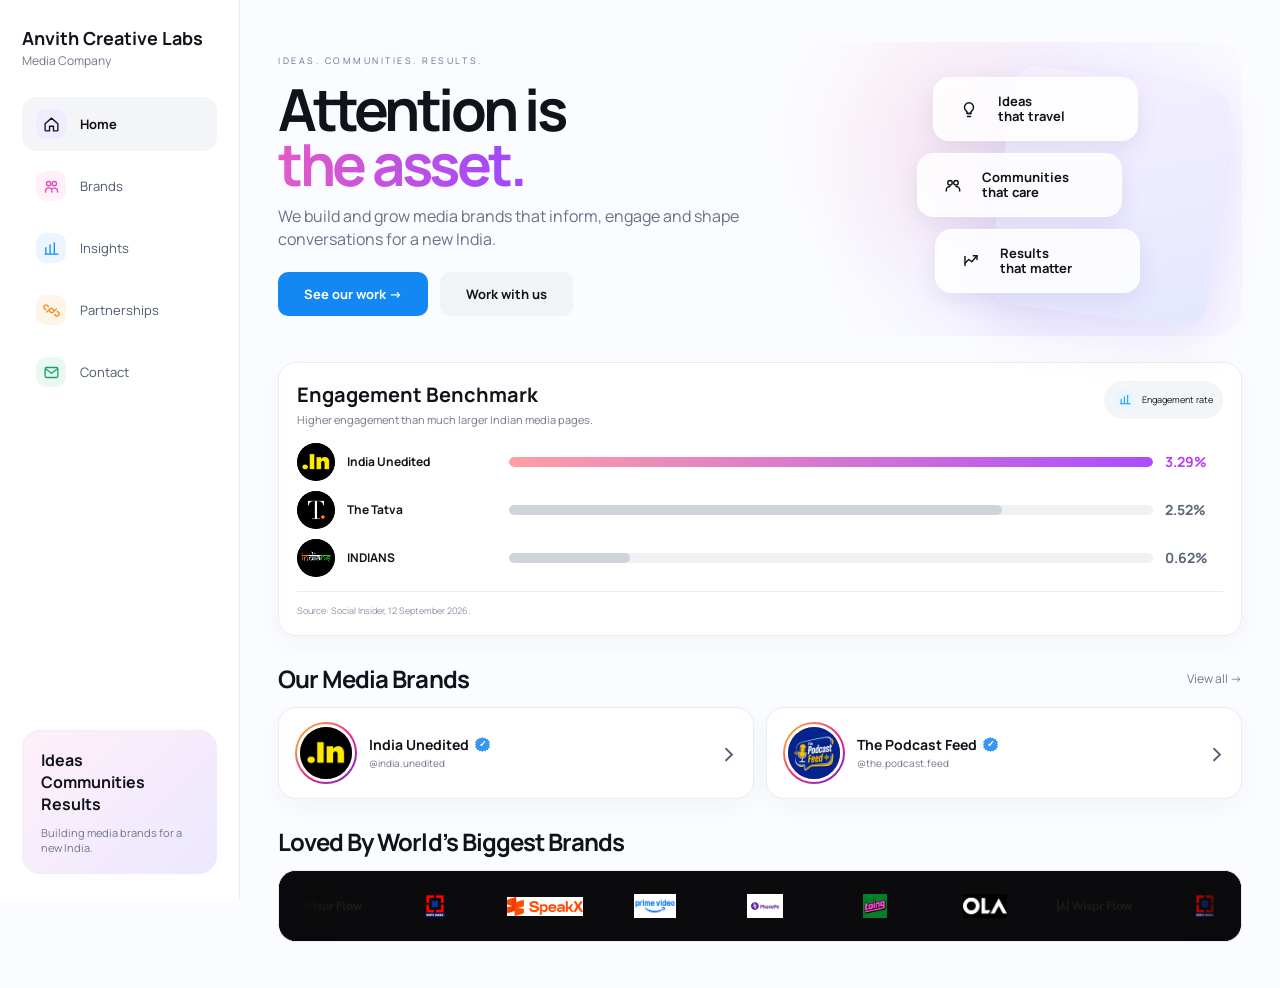
<file: index.html>
<!doctype html>
<html lang="en">
<head>
  <meta charset="UTF-8" />
  <meta name="viewport" content="width=device-width, initial-scale=1.0" />
  <meta name="color-scheme" content="light dark" />
<meta name="description" content="Anvith Creative Labs is an independent digital media company building high-attention communities and brand-led storytelling in India." />
  <title>Anvith Creative Labs</title>
  <link rel="preconnect" href="https://fonts.googleapis.com" />
  <link rel="preconnect" href="https://fonts.gstatic.com" crossorigin />
  <link href="https://fonts.googleapis.com/css2?family=DM+Sans:wght@400;500;600;700&family=Manrope:wght@500;600;700;800&display=swap" rel="stylesheet" />
  <link rel="stylesheet" href="./styles.css?v=21-dark-adaptive" />
<style>
    html,body{margin:0;max-width:100%;overflow-x:hidden}
    img{display:block;max-width:100%;height:auto}
    .profile-avatar,.bench-avatar{display:block;overflow:hidden;border-radius:999px;flex:none}
    .profile-avatar{width:62px;height:62px}
    .bench-avatar{width:38px;height:38px}
    .profile-avatar img,.bench-avatar img{width:100%;height:100%;object-fit:cover;border-radius:999px}
    @media(max-width:760px){
      .profile-avatar{width:48px;height:48px}
      .bench-avatar{width:34px;height:34px}
    }
  </style>
</head>
<body>
  <div class="app-shell">
    <header class="topbar">
      <div class="brand-title">
        <strong>Anvith Creative Labs</strong>
        <span>Media Company</span>
      </div>
      <button class="menu-btn" aria-label="Open menu">☰</button>
    </header>

    <aside class="desktop-sidebar">
      <div class="sidebar-brand">
        <strong>Anvith Creative Labs</strong>
        <span>Media Company</span>
      </div>
      <nav class="sidebar-nav">
        <a class="active" href="#home"><span class="nav-icon nav-home"><svg viewBox="0 0 24 24"><path d="M3 10.8 12 3l9 7.8v9.2a1 1 0 0 1-1 1h-5.2v-6.5H9.2V21H4a1 1 0 0 1-1-1z"/></svg></span>Home</a>
        <a href="#brands"><span class="nav-icon nav-brands"><svg viewBox="0 0 24 24"><circle cx="8" cy="8" r="3"/><circle cx="16" cy="8" r="3"/><path d="M3.5 20v-1.6A4.4 4.4 0 0 1 7.9 14h.2a4.4 4.4 0 0 1 4.4 4.4V20"/><path d="M13 15.1a4.5 4.5 0 0 1 3-.9h.2a4.3 4.3 0 0 1 4.3 4.3V20"/></svg></span>Brands</a>
        <a href="#benchmark"><span class="nav-icon nav-insights"><svg viewBox="0 0 24 24"><path d="M4 19V11"/><path d="M10 19V7"/><path d="M16 19V4"/><path d="M3 20h18"/></svg></span>Insights</a>
        <a href="#contact"><span class="nav-icon nav-partners"><svg viewBox="0 0 24 24"><path d="m8.7 12.3 2.2 2.2a2.2 2.2 0 0 0 3.1 0l4.8-4.8"/><path d="m15.3 11.7-2.2-2.2a2.2 2.2 0 0 0-3.1 0l-4.8 4.8"/><path d="M7.6 6.4 5.9 4.7a2 2 0 0 0-2.8 0L1.7 6.1a2 2 0 0 0 0 2.8l2.1 2.1"/><path d="m16.4 17.6 1.7 1.7a2 2 0 0 0 2.8 0l1.4-1.4a2 2 0 0 0 0-2.8L20.2 13"/></svg></span>Partnerships</a>
        <a href="#contact"><span class="nav-icon nav-contact"><svg viewBox="0 0 24 24"><rect x="3" y="5" width="18" height="14" rx="2"/><path d="m4 7 8 6 8-6"/></svg></span>Contact</a>
      </nav>
      <div class="sidebar-note">
        <b>Ideas<br>Communities<br>Results</b>
        <p>Building media brands for a new India.</p>
      </div>
    </aside>

    <main class="main-column" id="home">
      <section class="hero-ref">
        <div class="hero-copy-ref">
          <p class="eyebrow">Ideas. Communities. Results.</p>
          <h1>Attention is<br><span>the asset.</span></h1>
          <p>We build and grow media brands that inform, engage and shape conversations for a new India.</p>
          <div class="hero-buttons">
            <a class="primary-btn" href="#work">See our work <span>→</span></a>
            <a class="secondary-btn" href="#contact">Work with us</a>
          </div>
        </div>
        <div class="hero-stack" aria-hidden="true">
          <div class="glass-card gc1"><span class="feature-icon idea-icon"><svg viewBox="0 0 24 24"><path d="M9 18h6"/><path d="M10 22h4"/><path d="M8.3 14.5A6 6 0 1 1 15.7 14.5 4.7 4.7 0 0 0 14 18h-4a4.7 4.7 0 0 0-1.7-3.5z"/></svg></span><b>Ideas<br>that travel</b></div>
          <div class="glass-card gc2"><span class="feature-icon community-icon"><svg viewBox="0 0 24 24"><circle cx="8" cy="9" r="3"/><circle cx="16" cy="9" r="3"/><path d="M3 20v-1a5 5 0 0 1 5-5"/><path d="M21 20v-1a5 5 0 0 0-5-5"/></svg></span><b>Communities<br>that care</b></div>
          <div class="glass-card gc3"><span class="feature-icon results-icon"><svg viewBox="0 0 24 24"><path d="M4 18V6"/><path d="m4 15 5-5 4 3 7-8"/><path d="M15 5h5v5"/></svg></span><b>Results<br>that matter</b></div>
        </div>
      </section>

      <section class="benchmark-panel section-block" id="benchmark">
        <div class="benchmark-head">
          <div><h2>Engagement Benchmark</h2><p>Higher engagement than much larger Indian media pages.</p></div>
          <span class="benchmark-chip"><span class="chip-icon"><svg viewBox="0 0 24 24"><path d="M4 19V11"/><path d="M10 19V7"/><path d="M16 19V4"/><path d="M3 20h18"/></svg></span>Engagement rate</span>
        </div>
        <div class="benchmark-rows">
          <div class="bench-item top">
            <span class="bench-avatar"><img src="./assets/indians-unedited.jpg" alt="India Unedited"></span>
            <b>India Unedited</b>
            <span class="bench-track"><i style="width:100%"></i></span>
            <strong>3.29%</strong>
          </div>
          <div class="bench-item">
            <span class="bench-avatar"><img src="./assets/the-tatva.jpg" alt="The Tatva"></span>
            <b>The Tatva</b>
            <span class="bench-track"><i style="width:76.6%"></i></span>
            <strong>2.52%</strong>
          </div>
          <div class="bench-item">
            <span class="bench-avatar"><img src="./assets/indians.jpg" alt="INDIANS"></span>
            <b>INDIANS</b>
            <span class="bench-track"><i style="width:18.8%"></i></span>
            <strong>0.62%</strong>
          </div>
        </div>
        <p class="benchmark-source">Source: Social Insider, 12 September 2026.</p>
      </section>

      <section class="section-block" id="brands">
        <div class="section-head"><h2>Our Media Brands</h2><a href="#brands">View all →</a></div>
        <div class="brand-grid">
          <a class="profile-card" href="./india-unedited.html">
            <span class="profile-avatar"><img src="./assets/indians-unedited.jpg" alt="India Unedited"></span>
            <span class="profile-copy"><b>India Unedited <i class="verified-tick">✓</i></b><small>@india.unedited</small></span>
            <span class="profile-arrow">›</span>
          </a>

          <a class="profile-card" href="./podcast-feed.html">
            <span class="profile-avatar"><img src="./assets/the-podcast-feed.jpg" alt="The Podcast Feed"></span>
            <span class="profile-copy"><b>The Podcast Feed <i class="verified-tick">✓</i></b><small>@the.podcast.feed</small></span>
            <span class="profile-arrow">›</span>
          </a>
        </div>
      </section>

      <section class="section-block trusted-brands" id="work">
  <div class="section-head"><h2>Loved By World’s Biggest Brands</h2></div>
  <div class="logo-marquee" aria-label="Brand partners">
    <div class="logo-track">
      <div class="logo-group"><div class="brand-logo-item"><img src="./assets/6a5530f6c6b8089d2b324c68_logo-full-dark.png" alt="Brand logo"></div><div class="brand-logo-item"><img src="./assets/HDFC-LOGO.png" alt="HDFC"></div><div class="brand-logo-item"><img src="./assets/images-1.png" alt="Brand logo"></div><div class="brand-logo-item"><img src="./assets/images-2.png" alt="Brand logo"></div><div class="brand-logo-item"><img src="./assets/images.png" alt="Brand logo"></div><div class="brand-logo-item"><img src="./assets/unnamed.png" alt="Brand logo"></div><div class="brand-logo-item"><img src="./assets/white_ola_logo.webp" alt="Ola"></div></div>
      <div class="logo-group" aria-hidden="true"><div class="brand-logo-item"><img src="./assets/6a5530f6c6b8089d2b324c68_logo-full-dark.png" alt="Brand logo"></div><div class="brand-logo-item"><img src="./assets/HDFC-LOGO.png" alt="HDFC"></div><div class="brand-logo-item"><img src="./assets/images-1.png" alt="Brand logo"></div><div class="brand-logo-item"><img src="./assets/images-2.png" alt="Brand logo"></div><div class="brand-logo-item"><img src="./assets/images.png" alt="Brand logo"></div><div class="brand-logo-item"><img src="./assets/unnamed.png" alt="Brand logo"></div><div class="brand-logo-item"><img src="./assets/white_ola_logo.webp" alt="Ola"></div></div>
    </div>
  </div>
</section>

      <section class="detail-anchor" id="india-unedited"></section>
      <section class="detail-anchor" id="podcast-feed"></section>
    </main>

    <aside class="desktop-rail">
      <a class="rail-cta" href="#contact">Work with us <span>→</span></a>

      <section class="rail-card mission-card">
        <h3>Our Mission</h3>
        <p>To inform, engage and shape conversations that contribute to a more aware, confident and aspirational India.</p>
        <hr>
        <div class="mission-points">
          <span><i class="mission-icon idea-icon"><svg viewBox="0 0 24 24"><path d="M9 18h6"/><path d="M10 22h4"/><path d="M8.3 14.5A6 6 0 1 1 15.7 14.5 4.7 4.7 0 0 0 14 18h-4a4.7 4.7 0 0 0-1.7-3.5z"/></svg></i>Ideas that travel</span>
          <span><i class="mission-icon community-icon"><svg viewBox="0 0 24 24"><circle cx="8" cy="9" r="3"/><circle cx="16" cy="9" r="3"/><path d="M3 20v-1a5 5 0 0 1 5-5"/><path d="M21 20v-1a5 5 0 0 0-5-5"/></svg></i>Communities that care</span>
          <span><i class="mission-icon results-icon"><svg viewBox="0 0 24 24"><path d="M4 18V6"/><path d="m4 15 5-5 4 3 7-8"/><path d="M15 5h5v5"/></svg></i>Results that matter</span>
        </div>
      </section>

      <section class="rail-card stats-card">
        <div><span class="stat-icon followers-icon"><svg viewBox="0 0 24 24"><circle cx="9" cy="8" r="3"/><path d="M3.5 19v-1.3A4.7 4.7 0 0 1 8.2 13h1.6a4.7 4.7 0 0 1 4.7 4.7V19"/><circle cx="17" cy="9" r="2.2"/><path d="M15.5 14.2h1.7a3.8 3.8 0 0 1 3.8 3.8v1"/></svg></span><p><b>405K+</b><small>Total Followers</small></p></div>
        <div><span class="stat-icon reach-icon"><svg viewBox="0 0 24 24"><path d="M4 18V6"/><path d="m4 15 5-5 4 3 7-8"/><path d="M15 5h5v5"/></svg></span><p><b>43M+</b><small>Monthly Reach</small></p></div>
        <div><span class="stat-icon engagement-icon"><svg viewBox="0 0 24 24"><path d="M4 19V11"/><path d="M10 19V7"/><path d="M16 19V4"/><path d="M3 20h18"/></svg></span><p><b>3.3%</b><small>Avg Engagement</small></p></div>
        <div><span class="stat-icon audience-icon"><svg viewBox="0 0 24 24"><circle cx="12" cy="12" r="8"/><path d="M4 12h16"/><path d="M12 4c2.2 2.2 3.3 4.9 3.3 8S14.2 17.8 12 20c-2.2-2.2-3.3-4.9-3.3-8S9.8 6.2 12 4z"/></svg></span><p><b>India</b><small>Primary Audience</small></p></div>
      </section>

      <section class="rail-card contact-card" id="contact">
        <h3>Let’s build<br>what’s next.</h3>
        <p>Partner with us to create impactful content, campaigns and stories.</p>
        <a href="mailto:contact@anvithcreativelabs.com">Get in touch →</a>
      </section>

      <footer class="rail-footer">
        <span>© 2026 Anvith Creative Labs</span>
        <div><a href="#contact">Privacy</a><a href="#contact">Terms</a><a href="#contact">Contact</a></div>
      </footer>
    </aside>

    <nav class="mobile-bottom">
      <a class="active" href="#home"><span class="nav-icon"><svg viewBox="0 0 24 24" aria-hidden="true"><path d="M3 10.8 12 3l9 7.8v9.2a1 1 0 0 1-1 1h-5.2v-6.5H9.2V21H4a1 1 0 0 1-1-1z"/></svg></span><small>Home</small></a>
      <a href="#brands"><span class="nav-icon"><svg viewBox="0 0 24 24" aria-hidden="true"><circle cx="8" cy="8" r="3"/><circle cx="16" cy="8" r="3"/><path d="M3.5 20v-1.6A4.4 4.4 0 0 1 7.9 14h.2a4.4 4.4 0 0 1 4.4 4.4V20"/><path d="M13 15.1a4.5 4.5 0 0 1 3-.9h.2a4.3 4.3 0 0 1 4.3 4.3V20"/></svg></span><small>Brands</small></a>
      <a href="#benchmark"><span class="nav-icon"><svg viewBox="0 0 24 24" aria-hidden="true"><path d="M4 20V11"/><path d="M10 20V4"/><path d="M16 20v-7"/><path d="M22 20H2"/></svg></span><small>Insights</small></a>
      <a href="#contact"><span class="nav-icon"><svg viewBox="0 0 24 24" aria-hidden="true"><path d="m8.7 12.3 2.2 2.2a2.2 2.2 0 0 0 3.1 0l4.8-4.8"/><path d="m15.3 11.7-2.2-2.2a2.2 2.2 0 0 0-3.1 0l-4.8 4.8"/><path d="M7.6 6.4 5.9 4.7a2 2 0 0 0-2.8 0L1.7 6.1a2 2 0 0 0 0 2.8l2.1 2.1"/><path d="m16.4 17.6 1.7 1.7a2 2 0 0 0 2.8 0l1.4-1.4a2 2 0 0 0 0-2.8L20.2 13"/></svg></span><small>Partnerships</small></a>
      <a href="#contact"><span class="nav-icon"><svg viewBox="0 0 24 24" aria-hidden="true"><rect x="3" y="5" width="18" height="14" rx="2"/><path d="m4 7 8 6 8-6"/></svg></span><small>Contact</small></a>
    </nav>
  </div>
</body>
</html>
</file>
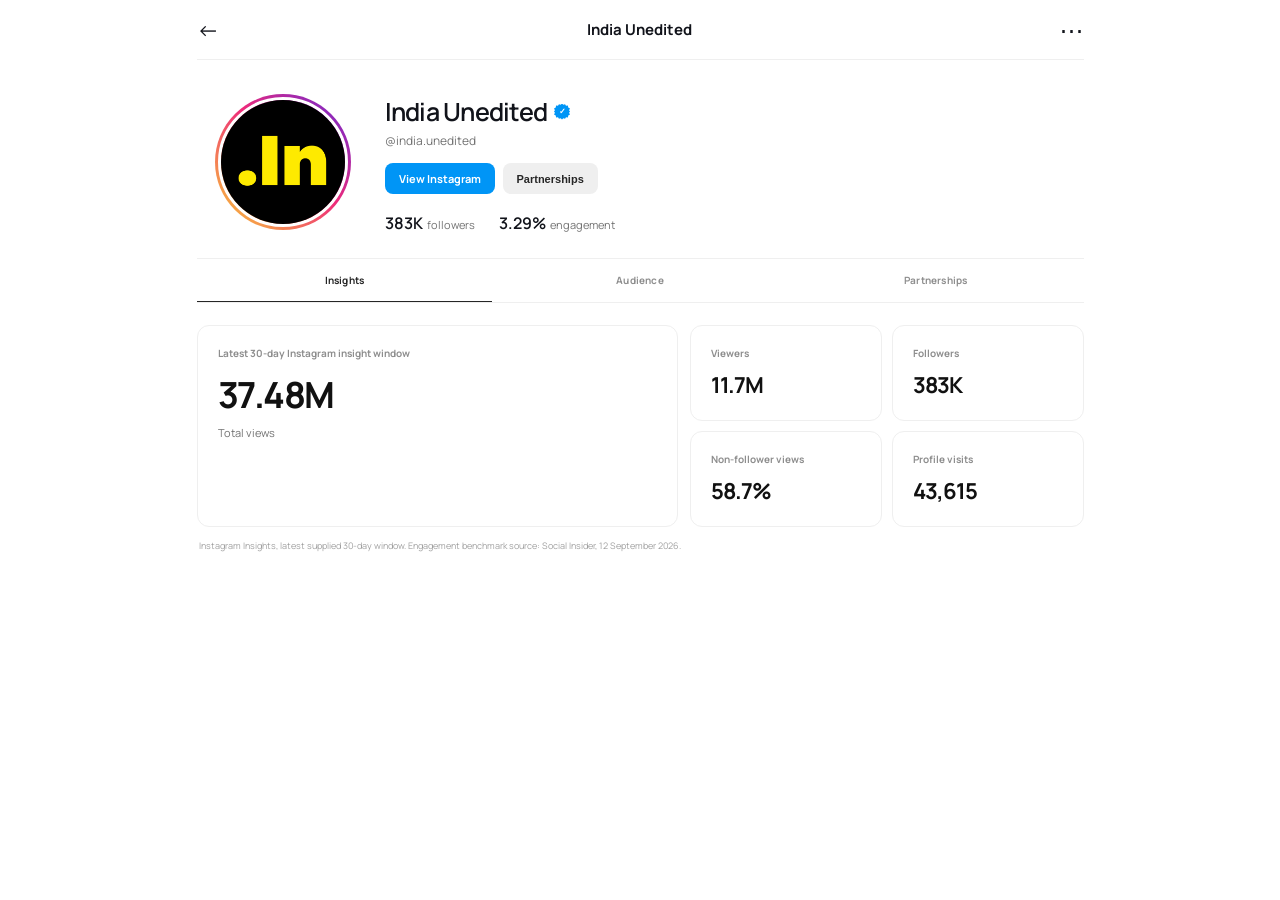
<file: india-unedited.html>
<!doctype html><html lang="en"><head><meta charset="UTF-8"><meta name="viewport" content="width=device-width,initial-scale=1"><meta name="color-scheme" content="light dark"><title>India Unedited · Anvith Creative Labs</title><link rel="stylesheet" href="./profile.css?v=4-dark-adaptive"></head><body>
<div class="profile-shell">
<header class="profile-topbar"><a href="./">←</a><strong>India Unedited</strong><span class="more">⋯</span></header>
<section class="profile-header">
  <div class="avatar-ring"><img src="./assets/indians-unedited.jpg" alt="India Unedited"></div>
  <div>
    <div class="identity-row"><h1>India Unedited</h1><span class="verify">✓</span></div>
    <div class="handle">@india.unedited</div>
    <div class="action-row"><a class="btn primary" href="https://www.instagram.com/india.unedited/" target="_blank" rel="noopener">View Instagram</a><button class="btn secondary" onclick="document.querySelector('[data-tab=partnerships]').click()">Partnerships</button></div>
    <div class="stat-row"><span><b>383K</b><small>followers</small></span><span><b>3.29%</b><small>engagement</small></span></div>
  </div>
</section>

<nav class="tabs">
  <button class="tab-btn active" data-tab="insights">Insights</button>
  <button class="tab-btn" data-tab="audience">Audience</button>
  <button class="tab-btn" data-tab="partnerships">Partnerships</button>
</nav>

<section class="tab-panel active" id="insights">
  <div class="insight-hero">
    <div class="metric-card big"><h3>Latest 30-day Instagram insight window</h3><strong>37.48M</strong><p>Total views</p></div>
    <div class="metric-grid">
      <div class="metric-card"><h3>Viewers</h3><strong>11.7M</strong></div>
      <div class="metric-card"><h3>Followers</h3><strong>383K</strong></div>
      <div class="metric-card"><h3>Non-follower views</h3><strong>58.7%</strong></div>
      <div class="metric-card"><h3>Profile visits</h3><strong>43,615</strong></div>
    </div>
  </div>
  <div class="source">Instagram Insights, latest supplied 30-day window. Engagement benchmark source: Social Insider, 12 September 2026.</div>
</section>

<section class="tab-panel" id="audience">
  <div class="audience-grid">
    <div class="aud-card"><h3>Age range</h3>
      <div class="bar-row"><span>18–24</span><div class="track"><i style="width:30%"></i></div><b>14.8%</b></div>
      <div class="bar-row"><span>25–34</span><div class="track"><i style="width:100%"></i></div><b>48.2%</b></div>
      <div class="bar-row"><span>35–44</span><div class="track"><i style="width:51%"></i></div><b>24.5%</b></div>
      <div class="bar-row"><span>45–54</span><div class="track"><i style="width:16%"></i></div><b>7.7%</b></div>
    </div>
    <div class="aud-card"><h3>Top cities</h3>
      <div class="bar-row"><span>Bangalore</span><div class="track"><i style="width:100%"></i></div><b>7.4%</b></div>
      <div class="bar-row"><span>Delhi</span><div class="track"><i style="width:97%"></i></div><b>7.2%</b></div>
      <div class="bar-row"><span>Mumbai</span><div class="track"><i style="width:69%"></i></div><b>5.1%</b></div>
      <div class="bar-row"><span>Pune</span><div class="track"><i style="width:39%"></i></div><b>2.9%</b></div>
    </div>
  </div>
</section>

<section class="tab-panel" id="partnerships">
 <div class="partners">
   <div class="partner-card"><h3>Branded editorial</h3><p>Native news-style storytelling designed to sit naturally inside the India Unedited feed.</p><span class="tag">News + brand integration</span></div>
   <div class="partner-card"><h3>Reels & social video</h3><p>Short-form content built around clear hooks, native platform language and high-discovery formats.</p><span class="tag">Video-first</span></div>
   <div class="partner-card"><h3>Campaign amplification</h3><p>Multi-post campaigns using editorial wrappers, social proof and repeat exposure.</p><span class="tag">Campaigns</span></div>
   <div class="partner-card"><h3>Custom formats</h3><p>New formats can be designed around campaign objectives without forcing the content into a rate-card template.</p><span class="tag">Custom</span></div>
 </div>
</section>
</div>
<nav class="bottom-nav">
  <button class="active" data-tab="insights"><span class="profile-nav-icon pni-insights"><svg viewBox="0 0 24 24"><path d="M4 19V11"/><path d="M10 19V7"/><path d="M16 19V4"/><path d="M3 20h18"/></svg></span><small>Insights</small></button>
  <button data-tab="audience"><span class="profile-nav-icon pni-audience"><svg viewBox="0 0 24 24"><circle cx="12" cy="12" r="8"/><path d="M4 12h16"/><path d="M12 4c2.2 2.2 3.3 4.9 3.3 8S14.2 17.8 12 20c-2.2-2.2-3.3-4.9-3.3-8S9.8 6.2 12 4z"/></svg></span><small>Audience</small></button>
  <button data-tab="partnerships"><span class="profile-nav-icon pni-partners"><svg viewBox="0 0 24 24"><path d="m8.7 12.3 2.2 2.2a2.2 2.2 0 0 0 3.1 0l4.8-4.8"/><path d="m15.3 11.7-2.2-2.2a2.2 2.2 0 0 0-3.1 0l-4.8 4.8"/><path d="M7.6 6.4 5.9 4.7a2 2 0 0 0-2.8 0L1.7 6.1a2 2 0 0 0 0 2.8l2.1 2.1"/><path d="m16.4 17.6 1.7 1.7a2 2 0 0 0 2.8 0l1.4-1.4a2 2 0 0 0 0-2.8L20.2 13"/></svg></span><small>Partnerships</small></button>
</nav>
<script src="./brand-profile.js?v=2"></script></body></html>
</file>
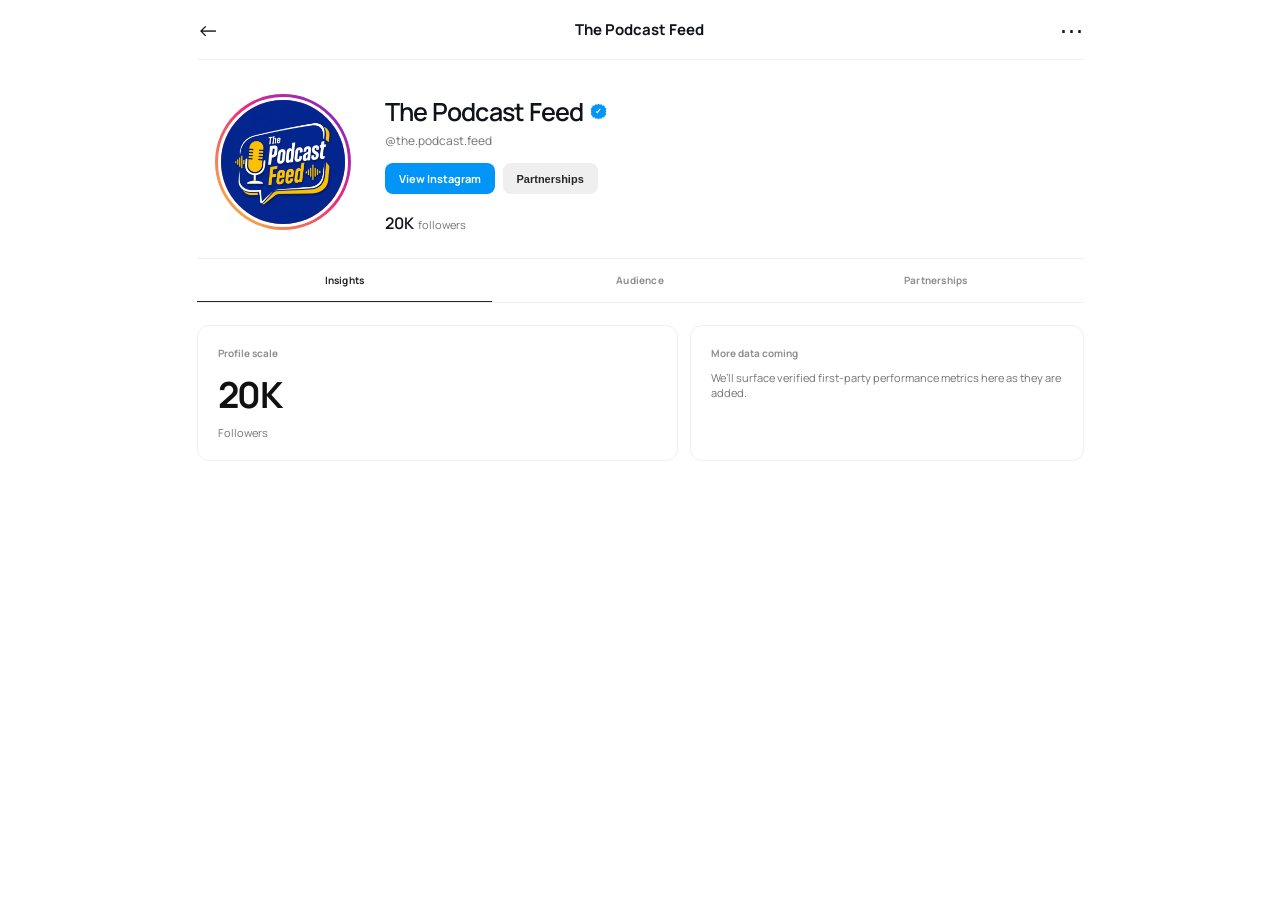
<file: podcast-feed.html>
<!doctype html><html lang="en"><head><meta charset="UTF-8"><meta name="viewport" content="width=device-width,initial-scale=1"><meta name="color-scheme" content="light dark"><title>The Podcast Feed · Anvith Creative Labs</title><link rel="stylesheet" href="./profile.css?v=4-dark-adaptive"></head><body>
<div class="profile-shell">
<header class="profile-topbar"><a href="./">←</a><strong>The Podcast Feed</strong><span class="more">⋯</span></header>
<section class="profile-header">
  <div class="avatar-ring"><img src="./assets/the-podcast-feed.jpg" alt="The Podcast Feed"></div>
  <div>
    <div class="identity-row"><h1>The Podcast Feed</h1><span class="verify">✓</span></div>
    <div class="handle">@the.podcast.feed</div>
    <div class="action-row"><a class="btn primary" href="https://www.instagram.com/the.podcast.feed/" target="_blank" rel="noopener">View Instagram</a><button class="btn secondary" onclick="document.querySelector('[data-tab=partnerships]').click()">Partnerships</button></div>
    <div class="stat-row"><span><b>20K</b><small>followers</small></span></div>
  </div>
</section>
<nav class="tabs">
  <button class="tab-btn active" data-tab="insights">Insights</button>
  <button class="tab-btn" data-tab="audience">Audience</button>
  <button class="tab-btn" data-tab="partnerships">Partnerships</button>
</nav>
<section class="tab-panel active" id="insights"><div class="insight-hero"><div class="metric-card big"><h3>Profile scale</h3><strong>20K</strong><p>Followers</p></div><div class="metric-card"><h3>More data coming</h3><p>We’ll surface verified first-party performance metrics here as they are added.</p></div></div></section>
<section class="tab-panel" id="audience"><div class="audience-grid"><div class="aud-card"><h3>Audience profile</h3><p style="font-size:12px;color:#747c8c;line-height:1.6">Audience data will appear here once the first-party insight set is added.</p></div></div></section>
<section class="tab-panel" id="partnerships"><div class="partners"><div class="partner-card"><h3>Podcast-led branded content</h3><p>Native integrations around conversations, clips and ideas that already fit the page.</p><span class="tag">Native format</span></div><div class="partner-card"><h3>Custom partnerships</h3><p>Campaign formats can be shaped around the brand objective rather than a fixed menu.</p><span class="tag">Custom</span></div></div></section>
</div>
<nav class="bottom-nav">
  <button class="active" data-tab="insights"><span class="profile-nav-icon pni-insights"><svg viewBox="0 0 24 24"><path d="M4 19V11"/><path d="M10 19V7"/><path d="M16 19V4"/><path d="M3 20h18"/></svg></span><small>Insights</small></button>
  <button data-tab="audience"><span class="profile-nav-icon pni-audience"><svg viewBox="0 0 24 24"><circle cx="12" cy="12" r="8"/><path d="M4 12h16"/><path d="M12 4c2.2 2.2 3.3 4.9 3.3 8S14.2 17.8 12 20c-2.2-2.2-3.3-4.9-3.3-8S9.8 6.2 12 4z"/></svg></span><small>Audience</small></button>
  <button data-tab="partnerships"><span class="profile-nav-icon pni-partners"><svg viewBox="0 0 24 24"><path d="m8.7 12.3 2.2 2.2a2.2 2.2 0 0 0 3.1 0l4.8-4.8"/><path d="m15.3 11.7-2.2-2.2a2.2 2.2 0 0 0-3.1 0l-4.8 4.8"/><path d="M7.6 6.4 5.9 4.7a2 2 0 0 0-2.8 0L1.7 6.1a2 2 0 0 0 0 2.8l2.1 2.1"/><path d="m16.4 17.6 1.7 1.7a2 2 0 0 0 2.8 0l1.4-1.4a2 2 0 0 0 0-2.8L20.2 13"/></svg></span><small>Partnerships</small></button>
</nav>
<script src="./brand-profile.js?v=2"></script></body></html>
</file>
<file: styles.css>
@import url('https://fonts.googleapis.com/css2?family=Manrope:wght@400;500;600;700;800&display=swap');

:root{
  --text:#11131a;
  --muted:#6f7788;
  --line:#e9ecf2;
  --bg:#fbfcff;
  --blue:#1387f4;
  --violet:#9d48ff;
  --pink:#e35ac6;
  --card:#fff;
}

*{box-sizing:border-box}
html{scroll-behavior:smooth}
body{margin:0;font-family:Manrope,system-ui,sans-serif;color:var(--text);background:var(--bg)}
a{text-decoration:none;color:inherit}
img{display:block;max-width:100%}
button{font:inherit}

.app-shell{min-height:100vh}
.topbar{display:none}

.desktop-sidebar{
  position:fixed;inset:0 auto 0 0;width:240px;background:#fff;border-right:1px solid var(--line);
  padding:26px 22px;display:flex;flex-direction:column;z-index:20
}
.sidebar-brand strong{display:block;font-size:18px}
.sidebar-brand span{display:block;color:var(--muted);font-size:12px;margin-top:2px}
.sidebar-nav{display:grid;gap:8px;margin-top:28px}
.sidebar-nav a{display:flex;align-items:center;gap:14px;padding:12px 14px;border-radius:14px;color:#4f596b;font-size:13px}
.sidebar-nav a span{font-size:20px;width:24px;text-align:center}
.sidebar-nav a.active{background:#f4f5f8;color:#111;font-weight:700}
.sidebar-note{margin-top:auto;border-radius:18px;padding:18px;background:linear-gradient(135deg,#fff0f8,#ece8ff);border:1px solid #f0eafa}
.sidebar-note b{font-size:16px;line-height:1.08}
.sidebar-note p{font-size:11px;color:var(--muted);margin:10px 0 0}

.main-column{margin-left:240px;margin-right:360px;min-height:100vh;padding:42px 38px 46px}

.hero-ref{
  display:grid;grid-template-columns:minmax(0,1.1fr) minmax(280px,.9fr);align-items:center;gap:28px;
  min-height:290px;
  background:
    radial-gradient(circle at 70% 32%,rgba(255,189,199,.23),transparent 25%),
    radial-gradient(circle at 82% 55%,rgba(153,118,255,.16),transparent 32%);
  border-radius:28px;padding:12px 0 20px
}
.eyebrow{text-transform:uppercase;letter-spacing:.28em;font-size:9px;color:#677089;margin:0 0 14px}
.hero-copy-ref h1{font-size:58px;line-height:.95;letter-spacing:-.06em;margin:0 0 14px}
.hero-copy-ref h1 span{background:linear-gradient(90deg,var(--pink),var(--violet));-webkit-background-clip:text;background-clip:text;color:transparent}
.hero-copy-ref>p:not(.eyebrow){font-size:16px;line-height:1.45;color:#687186;max-width:540px;margin:0}
.hero-buttons{display:flex;gap:12px;margin-top:20px}
.hero-buttons a{padding:13px 26px;border-radius:10px;font-weight:700;font-size:13px}
.primary-btn{background:var(--blue);color:#fff}
.secondary-btn{background:#f2f3f6}
.hero-stack{position:relative;min-height:230px;display:flex;flex-direction:column;justify-content:center;align-items:center;gap:12px}
.hero-stack:before{content:"";position:absolute;width:220px;height:240px;border-radius:24px;background:linear-gradient(160deg,#f6f0ff,#e4e7ff);transform:rotate(7deg);right:22px;top:6px;box-shadow:0 20px 50px rgba(120,88,220,.12)}
.glass-card{position:relative;z-index:2;width:205px;padding:14px 18px;border-radius:16px;background:#ffffffd9;border:1px solid #fff;box-shadow:0 8px 22px rgba(89,71,147,.10);display:grid;grid-template-columns:34px 1fr;gap:12px;align-items:center}
.glass-card span{font-size:24px;background:linear-gradient(135deg,var(--violet),var(--pink));-webkit-background-clip:text;background-clip:text;color:transparent}
.glass-card b{font-size:13px;line-height:1.15}.gc1{transform:translateX(4px)}.gc2{transform:translateX(-12px)}.gc3{transform:translateX(6px)}

.section-block{margin-top:26px}
.section-head{display:flex;align-items:center;justify-content:space-between;margin-bottom:12px}
.section-head h2{font-size:24px;letter-spacing:-.04em;margin:0}
.section-head a{font-size:12px;color:#6f7888}

.brand-grid{display:grid;grid-template-columns:1fr 1fr;gap:12px}
.profile-card{display:grid;grid-template-columns:62px minmax(0,1fr) auto auto;grid-template-rows:auto;column-gap:12px;align-items:center;background:#fff;border:1px solid var(--line);border-radius:18px;padding:14px 16px;box-shadow:0 8px 24px rgba(34,43,70,.04)}
.profile-avatar{width:62px;height:62px;padding:2px;border-radius:50%;background:linear-gradient(135deg,#f9ce34,#ee2a7b 52%,#6228d7);grid-row:1}
.profile-avatar img{width:100%;height:100%;object-fit:cover;border-radius:50%;border:3px solid #fff}
.profile-copy{align-self:center;min-width:0}.profile-copy b{display:flex;align-items:center;gap:5px;font-size:14px;white-space:nowrap}.profile-copy small{display:block;color:var(--muted);font-size:10px;margin-top:2px}
.profile-arrow{font-size:30px;color:#536072;align-self:center}
.profile-followers{display:flex;align-items:baseline;gap:4px;white-space:nowrap}.profile-followers b{font-size:14px}.profile-followers small{font-size:10px;color:var(--muted)}
.profile-divider{grid-row:2;width:1px;background:#d9dde5;justify-self:center}

.benchmark-panel{background:#fff;border:1px solid var(--line);border-radius:18px;padding:18px;box-shadow:0 8px 24px rgba(34,43,70,.04)}
.benchmark-head{display:flex;align-items:flex-start;justify-content:space-between;gap:16px;margin-bottom:16px}
.benchmark-head h2{font-size:20px;margin:0 0 4px}.benchmark-head p{font-size:11px;color:var(--muted);margin:0}
.benchmark-chip{background:#f4f5f8;border-radius:999px;padding:8px 10px;font-size:9px}
.benchmark-rows{display:grid;gap:10px}
.bench-item{display:grid;grid-template-columns:38px 150px 1fr 58px;gap:12px;align-items:center}
.bench-avatar{width:38px;height:38px;border-radius:50%;overflow:hidden;background:#111}
.bench-avatar img{width:100%;height:100%;object-fit:cover}
.bench-item>b{font-size:12px}
.bench-track{height:10px;border-radius:999px;background:#eff1f5;overflow:hidden}
.bench-track i{display:block;height:100%;border-radius:999px;background:#cfd4dc}
.bench-item.top .bench-track i{background:linear-gradient(90deg,#ff9ea3,#ab4dff)}
.bench-item strong{font-size:14px;color:#596477}.bench-item.top strong{color:#b23df2}

.work-grid{display:grid;grid-template-columns:repeat(3,1fr);gap:10px}
.work-card{position:relative;border-radius:14px;overflow:hidden;aspect-ratio:1.7/1;background:#111}
.work-card img{width:100%;height:100%;object-fit:cover}
.reel-mark{position:absolute;right:10px;top:8px;color:#fff;font-size:18px;text-shadow:0 1px 6px #000}

.desktop-rail{position:fixed;inset:0 0 0 auto;width:360px;background:#fff;border-left:1px solid var(--line);padding:20px 22px 26px;overflow:auto;z-index:15}
.rail-cta{margin-left:auto;display:flex;width:max-content;background:#111827;color:#fff;padding:12px 18px;border-radius:10px;font-size:12px;font-weight:700}
.rail-card{border:1px solid var(--line);border-radius:18px;padding:20px;margin-top:18px;box-shadow:0 8px 24px rgba(34,43,70,.03)}
.rail-card h3{font-size:22px;margin:0 0 10px}.rail-card p{font-size:12px;line-height:1.5;color:#697286;margin:0}
.rail-card hr{border:0;border-top:1px solid var(--line);margin:18px 0}
.mission-points{display:grid;gap:16px}.mission-points span{display:flex;gap:12px;align-items:center;font-size:12px}.mission-points i{font-style:normal;color:var(--pink);font-size:18px}
.stats-card{display:grid;gap:16px}.stats-card>div{display:flex;align-items:center;gap:12px}.stats-card>div>span{font-size:22px}.stats-card p{display:grid}.stats-card b{font-size:18px;color:#141720}.stats-card small{font-size:11px;color:#6b7382}
.contact-card{background:linear-gradient(135deg,#ffe8f5,#ece8ff)}.contact-card h3{font-size:24px}.contact-card a{display:inline-flex;margin-top:14px;background:#111827;color:#fff;border-radius:10px;padding:10px 14px;font-size:11px}
.rail-footer{margin-top:18px;color:#8a91a0;font-size:9px}.rail-footer div{display:flex;gap:12px;margin-top:8px}

.mobile-bottom{display:none}

@media(max-width:1100px){
  .desktop-rail{display:none}
  .main-column{margin-right:0}
}
@media(max-width:760px){
  .desktop-sidebar,.desktop-rail{display:none}
  .topbar{display:flex;align-items:flex-start;justify-content:space-between;padding:18px 16px 6px;background:#fff}
  .brand-title strong{display:block;font-size:16px}.brand-title span{display:block;font-size:11px;color:var(--muted);margin-top:2px}
  .menu-btn{border:0;background:transparent;font-size:26px}
  .main-column{margin:0;padding:0 16px 86px;background:#fff}
  .hero-ref{grid-template-columns:1.15fr .85fr;gap:8px;min-height:320px;padding:28px 0 20px;border-radius:0}
  .eyebrow{display:none}
  .hero-copy-ref h1{font-size:43px;line-height:.96;margin-bottom:14px}
  .hero-copy-ref>p:not(.eyebrow){font-size:13px;line-height:1.45}
  .hero-buttons{gap:10px;margin-top:18px}.hero-buttons a{padding:12px 18px;font-size:11px}
  .hero-stack{min-height:200px;gap:9px}
  .hero-stack:before{width:155px;height:195px;right:0;top:10px}
  .glass-card{width:155px;padding:11px 12px;grid-template-columns:26px 1fr;border-radius:14px}
  .glass-card span{font-size:20px}.glass-card b{font-size:10px}

  .section-block{margin-top:24px}
  .section-head h2{font-size:21px}.section-head a{font-size:10px}
  .brand-grid{gap:10px}
  .profile-card{grid-template-columns:48px 1fr auto;column-gap:10px;row-gap:12px;padding:12px;border-radius:18px}
  .profile-avatar{width:48px;height:48px}
  .profile-copy b{font-size:11px}.profile-copy small{font-size:8px}
  .profile-stat b{font-size:14px}.profile-stat small{font-size:8px}
  .profile-arrow{font-size:25px}

  .benchmark-panel{padding:16px;border-radius:18px}
  .benchmark-head h2{font-size:18px}.benchmark-head p{font-size:9px}.benchmark-chip{font-size:8px}
  .bench-item{grid-template-columns:34px 95px 1fr 46px;gap:9px}
  .bench-avatar{width:34px;height:34px}.bench-item>b{font-size:10px}.bench-item strong{font-size:11px}.bench-track{height:9px}

  .work-grid{gap:8px}.work-card{aspect-ratio:.86/1;border-radius:12px}
  .mobile-bottom{position:fixed;left:0;right:0;bottom:0;height:68px;background:#fff;border-top:1px solid var(--line);display:grid;grid-template-columns:repeat(5,1fr);z-index:30}
  .mobile-bottom a{display:flex;flex-direction:column;align-items:center;justify-content:center;gap:3px;color:#626b7a}
  .mobile-bottom a.active{color:#111}.mobile-bottom span{font-size:22px}.mobile-bottom small{font-size:8px}
}


/* Refresh-stability and responsive hardening */
.profile-avatar,.bench-avatar{
  position:relative;
  overflow:hidden;
  border-radius:999px;
  flex:0 0 auto;
  aspect-ratio:1/1;
}
.profile-avatar img,.bench-avatar img{
  display:block;
  width:100%;
  height:100%;
  max-width:none;
  object-fit:cover;
  object-position:center;
  border-radius:999px;
}
.profile-card,.bench-item,.brand-grid,.benchmark-panel,.main-column{
  min-width:0;
}
.hero-copy-ref,.profile-copy,.bench-item>b{
  min-width:0;
}
@media (max-width:1280px){
  .desktop-rail{display:none}
  .main-column{margin-right:0}
}
@media (max-width:920px){
  .desktop-sidebar{display:none}
  .topbar{display:flex;align-items:flex-start;justify-content:space-between;padding:18px 20px 8px;background:#fff}
  .main-column{margin-left:0;margin-right:0;padding:18px 24px 86px}
}
@media (min-width:761px) and (max-width:920px){
  .hero-ref{grid-template-columns:1.1fr .9fr}
}
@media (max-width:760px){
  .main-column{padding:0 16px 86px}
  .brand-grid{grid-template-columns:1fr 1fr}
  .profile-card{overflow:hidden}
  .profile-copy b,.profile-copy small{overflow:hidden;text-overflow:ellipsis;white-space:nowrap}
}
@media (max-width:430px){
  .hero-ref{grid-template-columns:minmax(0,1.15fr) minmax(120px,.85fr)}
  .hero-copy-ref h1{font-size:39px}
  .hero-buttons{display:grid;grid-template-columns:1fr 1fr}
  .hero-buttons a{padding:11px 12px;text-align:center}
  .brand-grid{grid-template-columns:1fr}
  .profile-card{grid-template-columns:48px 1fr auto}
  .bench-item{grid-template-columns:32px 88px minmax(54px,1fr) 44px;gap:7px}
  .bench-avatar{width:32px;height:32px}
}


/* Refinement: benchmark source + verified media brand cards */
.benchmark-source{
  margin:14px 0 0;
  padding-top:12px;
  border-top:1px solid var(--line);
  font-size:9px;
  color:#8a91a0;
}
.profile-card{
  grid-template-columns:62px 1fr auto;
  grid-template-rows:auto auto;
}
.profile-copy b{
  display:flex;
  align-items:center;
  gap:6px;
}
.verified-tick{
  width:15px;height:15px;display:inline-grid;place-items:center;flex:0 0 15px;
  background:#3897f0;color:#fff;
  clip-path:polygon(50% 0%,58% 8%,69% 4%,75% 14%,87% 13%,89% 25%,100% 31%,94% 42%,100% 50%,94% 58%,100% 69%,89% 75%,87% 87%,75% 86%,69% 96%,58% 92%,50% 100%,42% 92%,31% 96%,25% 86%,13% 87%,11% 75%,0% 69%,6% 58%,0% 50%,6% 42%,0% 31%,11% 25%,13% 13%,25% 14%,31% 4%,42% 8%);
  font:900 9px/1 Arial,sans-serif;font-style:normal;
}
.profile-stat{
  grid-column:2 / 3;
}
.profile-arrow{
  grid-column:3;
  grid-row:1 / span 2;
}
.profile-divider{display:none}

@media(max-width:760px){
  .profile-card{
    grid-template-columns:48px 1fr auto;
    grid-template-rows:auto auto;
  }
  .verified-tick{
    width:14px;
    height:14px;
    font-size:7px;
  }
  .benchmark-source{
    font-size:8px;
    margin-top:12px;
    padding-top:10px;
  }
}

@media(max-width:760px){
  .profile-card{grid-template-columns:48px minmax(0,1fr) auto auto;column-gap:9px;padding:12px}
  .profile-followers{gap:3px}
  .profile-followers b{font-size:12px}
  .profile-followers small{font-size:9px}
  .profile-copy b{font-size:13px}
  .verified-tick{width:14px;height:14px;flex-basis:14px;font-size:8px}
  .profile-arrow{font-size:24px}
}
@media(max-width:390px){
  .profile-followers small{display:none}
}
/* Fine-tune follower placement */
.profile-followers{margin-left:10px}
@media(max-width:760px){.profile-followers{margin-left:7px}}



/* Trusted brands marquee v3 */
.trusted-brands{overflow:hidden}
.trusted-brands .section-head{margin-bottom:12px}
.logo-marquee{
  position:relative;
  width:100%;
  overflow:hidden;
  border:1px solid var(--line);
  border-radius:18px;
  background:#0b0b0d;
  padding:14px 0;
}
.logo-marquee::before,
.logo-marquee::after{
  content:"";
  position:absolute;
  top:0;bottom:0;
  width:56px;
  z-index:3;
  pointer-events:none;
}
.logo-marquee::before{left:0;background:linear-gradient(90deg,#0b0b0d 25%,transparent)}
.logo-marquee::after{right:0;background:linear-gradient(270deg,#0b0b0d 25%,transparent)}

.logo-track{
  display:flex;
  flex-flow:row nowrap;
  align-items:center;
  width:max-content;
  min-width:max-content;
  animation:acl-logo-marquee 22s linear infinite;
  will-change:transform;
}
.logo-group{
  display:flex;
  flex-flow:row nowrap;
  align-items:center;
  gap:18px;
  flex:0 0 auto;
  padding-right:18px;
}
.brand-logo-item{
  width:92px;
  height:42px;
  flex:0 0 92px;
  display:flex;
  align-items:center;
  justify-content:center;
  padding:4px 8px;
}
.brand-logo-item img{
  display:block;
  width:auto;
  height:auto;
  max-width:76px;
  max-height:24px;
  object-fit:contain;
}
@keyframes acl-logo-marquee{
  from{transform:translate3d(0,0,0)}
  to{transform:translate3d(-50%,0,0)}
}
.logo-marquee:hover .logo-track{animation-play-state:paused}

@media(max-width:760px){
  .trusted-brands{margin-top:22px}
  .trusted-brands .section-head h2{font-size:20px;line-height:1.12}
  .logo-marquee{padding:11px 0;border-radius:15px}
  .logo-marquee::before,.logo-marquee::after{width:28px}
  .logo-group{gap:12px;padding-right:12px}
  .brand-logo-item{
    width:76px;
    height:34px;
    flex-basis:76px;
    padding:3px 5px;
  }
  .brand-logo-item img{
    max-width:64px;
    max-height:20px;
  }
  .logo-track{animation-duration:18s}
}
@media(prefers-reduced-motion:reduce){
  .logo-track{animation:none}
  .logo-marquee{overflow-x:auto}
}


/* Refined navigation icon system */
.nav-icon{
  width:22px;
  height:22px;
  display:inline-flex;
  align-items:center;
  justify-content:center;
  flex:0 0 22px;
}
.nav-icon svg{
  width:100%;
  height:100%;
  fill:none;
  stroke:currentColor;
  stroke-width:1.8;
  stroke-linecap:round;
  stroke-linejoin:round;
}
.sidebar-nav a{
  transition:background .18s ease,color .18s ease,transform .18s ease;
}
.sidebar-nav a:hover{
  background:#f6f7f9;
  color:#11131a;
}
.sidebar-nav a.active .nav-icon{
  color:#11131a;
}
.mobile-bottom .nav-icon{
  width:21px;
  height:21px;
  flex-basis:21px;
}
.mobile-bottom a{
  transition:color .16s ease,background .16s ease;
}
.mobile-bottom a.active .nav-icon{
  color:#11131a;
}
.mobile-bottom a:not(.active) .nav-icon{
  color:#737b89;
}

/* Colorful key-stat icons */
.stats-card>div{gap:13px}
.stat-icon{
  width:36px;height:36px;flex:0 0 36px;border-radius:11px;
  display:grid;place-items:center;
}
.stat-icon svg{
  width:20px;height:20px;fill:none;stroke:currentColor;
  stroke-width:1.9;stroke-linecap:round;stroke-linejoin:round;
}
.followers-icon{color:#7c4dff;background:#f0ebff}
.reach-icon{color:#ff5a66;background:#fff0f1}
.engagement-icon{color:#1597f4;background:#eaf6ff}
.audience-icon{color:#16a36a;background:#eaf8f1}

/* Unified colorful icon language */
.nav-icon{
  width:30px;height:30px;flex:0 0 30px;border-radius:10px;
  display:inline-grid;place-items:center;
}
.nav-icon svg,.feature-icon svg,.mission-icon svg,.chip-icon svg{
  width:17px;height:17px;fill:none;stroke:currentColor;stroke-width:1.9;stroke-linecap:round;stroke-linejoin:round;
}
.nav-home{color:#6f4cff;background:#f0ecff}
.nav-brands{color:#e04bb7;background:#fff0fa}
.nav-insights{color:#148df0;background:#eaf5ff}
.nav-partners{color:#f08b20;background:#fff4e8}
.nav-contact{color:#16a36a;background:#eaf8f1}
.sidebar-nav a span{font-size:inherit;width:auto;text-align:initial}
.mobile-bottom .nav-icon{width:28px;height:28px;flex-basis:28px;border-radius:9px}
.mobile-bottom .nav-icon svg{width:16px;height:16px}
.mobile-bottom a.active .nav-icon{box-shadow:0 0 0 1px rgba(0,0,0,.03)}

.feature-icon,.mission-icon{
  width:34px;height:34px;display:inline-grid;place-items:center;border-radius:11px;flex:0 0 34px;
  -webkit-background-clip:initial;background-clip:initial;color:inherit;
}
.feature-icon svg,.mission-icon svg{width:18px;height:18px}
.idea-icon{color:#7c4dff;background:#f0ebff}
.community-icon{color:#e24fb7;background:#fff0fa}
.results-icon{color:#1597f4;background:#eaf6ff}
.glass-card{grid-template-columns:34px 1fr}
.glass-card span{font-size:inherit;background:none;-webkit-background-clip:initial;color:inherit}

.benchmark-chip{display:inline-flex;align-items:center;gap:6px}
.chip-icon{
  width:22px;height:22px;border-radius:8px;display:grid;place-items:center;
  color:#1597f4;background:#eaf6ff;
}
.chip-icon svg{width:13px;height:13px}

.mission-points i{font-style:normal;font-size:inherit;color:inherit}
.mission-points span{gap:10px}

@media(max-width:760px){
  .nav-icon{width:28px;height:28px}
  .feature-icon,.mission-icon{width:30px;height:30px;flex-basis:30px;border-radius:10px}
  .feature-icon svg,.mission-icon svg{width:16px;height:16px}
}


/* Site-wide adaptive dark theme */
:root{color-scheme:light dark}

@media (prefers-color-scheme: dark){
  :root{
    --text:#f5f7fb;
    --muted:#9ba4b4;
    --line:#282d36;
    --bg:#0f1115;
    --card:#15181e;
    --blue:#3aa7ff;
    --violet:#aa78ff;
    --pink:#f06acb;
  }

  html,body{background:#0f1115;color:var(--text)}
  body{background:var(--bg)}
  .app-shell{background:var(--bg)}

  .desktop-sidebar,
  .desktop-rail,
  .topbar{
    background:#111419;
    border-color:var(--line);
  }
  .sidebar-brand span,
  .brand-title span,
  .section-head a,
  .hero-copy-ref>p:not(.eyebrow),
  .benchmark-head p,
  .profile-copy small,
  .stats-card small,
  .rail-card p,
  .rail-footer,
  .benchmark-source{
    color:var(--muted);
  }

  .sidebar-nav a{color:#b8c0cc}
  .sidebar-nav a:hover{background:#191d24;color:#fff}
  .sidebar-nav a.active{background:#1d222b;color:#fff}
  .sidebar-note{
    background:linear-gradient(135deg,rgba(240,106,203,.10),rgba(170,120,255,.12));
    border-color:#2b2735;
  }

  .main-column{
    background:
      radial-gradient(circle at 68% 10%,rgba(170,120,255,.06),transparent 26%),
      radial-gradient(circle at 84% 20%,rgba(240,106,203,.05),transparent 24%),
      var(--bg);
  }
  .hero-ref{
    background:
      radial-gradient(circle at 70% 32%,rgba(240,106,203,.10),transparent 25%),
      radial-gradient(circle at 82% 55%,rgba(170,120,255,.10),transparent 32%);
  }
  .hero-copy-ref h1 span{
    background:linear-gradient(90deg,#f07bd5,#a678ff);
    -webkit-background-clip:text;background-clip:text;color:transparent;
  }
  .secondary-btn{background:#20242c;color:#f4f6f8}
  .primary-btn{background:#148df0}

  .glass-card{
    background:rgba(24,28,35,.92);
    border-color:#2b313b;
    box-shadow:0 12px 28px rgba(0,0,0,.28);
  }
  .hero-stack:before{
    background:linear-gradient(160deg,#1a1722,#191d2a);
    box-shadow:0 20px 50px rgba(0,0,0,.30);
  }

  .benchmark-panel,
  .profile-card,
  .rail-card{
    background:var(--card);
    border-color:var(--line);
    box-shadow:0 8px 24px rgba(0,0,0,.16);
  }
  .benchmark-chip{background:#20242c;color:#d8dee8}
  .bench-track{background:#252a33}
  .bench-item strong{color:#b6bfcc}
  .bench-item.top strong{color:#d98bff}

  .profile-card{color:var(--text)}
  .profile-arrow{color:#aeb6c4}

  .logo-marquee{
    background:#08090b;
    border-color:#22262d;
  }
  .logo-marquee::before{background:linear-gradient(90deg,#08090b 25%,transparent)}
  .logo-marquee::after{background:linear-gradient(270deg,#08090b 25%,transparent)}

  .rail-cta,
  .contact-card a{
    background:#f3f5f7;
    color:#101217;
  }
  .contact-card{
    background:linear-gradient(135deg,rgba(240,106,203,.12),rgba(170,120,255,.12));
  }
  .rail-card h3,
  .stats-card b{color:var(--text)}

  .mobile-bottom{
    background:#111419;
    border-color:var(--line);
  }
  .mobile-bottom a{color:#aeb6c4}
  .mobile-bottom a.active{color:#fff}

  /* Keep colorful icon language vivid on dark surfaces */
  .nav-home{color:#b89cff;background:#2a213e}
  .nav-brands{color:#ff8ed9;background:#3a2033}
  .nav-insights{color:#6fc0ff;background:#16334a}
  .nav-partners{color:#ffb267;background:#3a2a18}
  .nav-contact{color:#63d99f;background:#17372a}

  .followers-icon{color:#b89cff;background:#2a213e}
  .reach-icon{color:#ff8b95;background:#3b2024}
  .engagement-icon{color:#6fc0ff;background:#16334a}
  .audience-icon{color:#63d99f;background:#17372a}

  .idea-icon{color:#b89cff;background:#2a213e}
  .community-icon{color:#ff8ed9;background:#3a2033}
  .results-icon{color:#6fc0ff;background:#16334a}
  .chip-icon{color:#6fc0ff;background:#16334a}

  .verified-tick{background:#2ea7ff}
}

@media (prefers-color-scheme: dark) and (max-width:920px){
  .topbar{background:#111419}
  .main-column{background:var(--bg)}
}
</file>
<file: profile.css>
@import url('https://fonts.googleapis.com/css2?family=Manrope:wght@400;500;600;700;800&display=swap');
:root{--text:#11131a;--muted:#747c8c;--line:#e9ecf2;--blue:#0095f6;--bg:#fff;--soft:#f7f8fa;--card:#fff}
*{box-sizing:border-box}html{scroll-behavior:smooth}body{margin:0;font-family:Manrope,system-ui,sans-serif;color:var(--text);background:#fff}a{text-decoration:none;color:inherit}img{display:block;max-width:100%}
.profile-shell{max-width:1040px;margin:0 auto;padding:0 24px 80px}
.profile-topbar{height:66px;display:flex;align-items:center;justify-content:space-between;border-bottom:1px solid var(--line);position:sticky;top:0;background:#fffdfd;z-index:20}
.profile-topbar a{font-size:22px}.profile-topbar strong{font-size:16px}.profile-topbar .more{font-size:24px}
.profile-header{display:grid;grid-template-columns:150px 1fr;gap:42px;padding:42px 24px 28px;border-bottom:1px solid var(--line)}
.avatar-ring{width:150px;height:150px;border-radius:50%;padding:4px;background:linear-gradient(135deg,#f9ce34,#ee2a7b 52%,#6228d7);align-self:start}
.avatar-ring img{width:100%;height:100%;object-fit:cover;border-radius:50%;border:4px solid #fff}
.identity-row{display:flex;align-items:center;gap:10px;flex-wrap:wrap}
.identity-row h1{font-size:28px;margin:0;letter-spacing:-.04em}.verify{width:17px;height:17px;display:inline-grid;place-items:center;background:#3897f0;color:#fff;clip-path:polygon(50% 0,58% 8%,69% 4%,75% 14%,87% 13%,89% 25%,100% 31%,94% 42%,100% 50%,94% 58%,100% 69%,89% 75%,87% 87%,75% 86%,69% 96%,58% 92%,50% 100%,42% 92%,31% 96%,25% 86%,13% 87%,11% 75%,0 69%,6% 58%,0 50%,6% 42%,0 31%,11% 25%,13% 13%,25% 14%,31% 4%,42% 8%);font:900 10px Arial}
.handle{color:var(--muted);font-size:13px;margin-top:3px}
.action-row{display:flex;gap:10px;margin-top:16px}.btn{border-radius:9px;padding:10px 16px;font-size:12px;font-weight:700}.btn.primary{background:var(--blue);color:#fff}.btn.secondary{background:#f0f1f3}
.stat-row{display:flex;gap:30px;margin-top:22px}.stat-row span{display:flex;gap:4px;align-items:baseline}.stat-row b{font-size:17px}.stat-row small{font-size:12px;color:var(--muted)}
.bio{margin-top:18px;max-width:650px;font-size:13px;line-height:1.5;color:#485164}
.tabs{display:grid;grid-template-columns:repeat(4,1fr);border-bottom:1px solid var(--line);position:sticky;top:66px;background:#fff;z-index:15}
.tab-btn{border:0;background:#fff;padding:16px 8px;font:700 11px Manrope;color:#8a91a0;border-bottom:2px solid transparent;cursor:pointer}.tab-btn.active{color:#111;border-color:#111}
.tab-panel{display:none;padding:24px 0}.tab-panel.active{display:block}
.grid{display:grid;grid-template-columns:repeat(3,1fr);gap:5px}.post{position:relative;aspect-ratio:1/1;overflow:hidden;background:#111}.post img{width:100%;height:100%;object-fit:cover}.post:after{content:'◧';position:absolute;right:10px;top:8px;color:#fff;font-size:18px;text-shadow:0 1px 5px #000}
.insight-hero{display:grid;grid-template-columns:1.1fr .9fr;gap:16px}.metric-card{border:1px solid var(--line);border-radius:18px;padding:20px;background:#fff}.metric-card.big{background:#0f1115;color:#fff}.metric-card h3{font-size:12px;color:#8b93a4;margin:0 0 10px}.metric-card strong{font-size:38px;letter-spacing:-.04em}.metric-card p{font-size:11px;color:#8b93a4;margin:6px 0 0}
.metric-grid{display:grid;grid-template-columns:repeat(2,1fr);gap:12px}.metric-grid .metric-card strong{font-size:24px;color:#111}.source{font-size:9px;color:#9298a6;margin-top:12px}
.audience-grid{display:grid;grid-template-columns:1fr 1fr;gap:14px}.aud-card{border:1px solid var(--line);border-radius:18px;padding:18px}.aud-card h3{font-size:15px;margin:0 0 16px}.bar-row{display:grid;grid-template-columns:70px 1fr 42px;gap:10px;align-items:center;margin:12px 0}.bar-row span,.bar-row b{font-size:10px}.track{height:8px;border-radius:99px;background:#eef0f4;overflow:hidden}.track i{display:block;height:100%;background:linear-gradient(90deg,#ec54c7,#8e54ff);border-radius:99px}
.partners{display:grid;grid-template-columns:1fr 1fr;gap:14px}.partner-card{border:1px solid var(--line);border-radius:18px;padding:18px}.partner-card h3{margin:0 0 8px;font-size:16px}.partner-card p{font-size:11px;color:var(--muted);line-height:1.5}.partner-card .tag{display:inline-flex;margin-top:10px;padding:7px 10px;border-radius:99px;background:#f2f3f5;font-size:9px}
.bottom-nav{display:none}
@media(max-width:700px){
 .profile-shell{padding:0 0 84px}.profile-topbar{padding:0 16px}.profile-header{grid-template-columns:88px 1fr;gap:18px;padding:24px 16px 18px}.avatar-ring{width:88px;height:88px;padding:3px}.identity-row h1{font-size:20px}.verify{width:15px;height:15px;font-size:8px}.handle{font-size:10px}.action-row{gap:8px;margin-top:12px}.btn{padding:9px 12px;font-size:10px}.stat-row{gap:16px;margin-top:16px}.stat-row b{font-size:14px}.stat-row small{font-size:9px}.bio{grid-column:1/-1;font-size:11px;margin-top:4px}.tabs{top:66px}.tab-btn{font-size:9px;padding:14px 4px}.tab-panel{padding:14px 0}.grid{gap:2px}.insight-hero{grid-template-columns:1fr;padding:0 12px}.metric-grid{grid-template-columns:repeat(2,1fr)}.metric-card{padding:16px}.metric-card strong{font-size:34px}.audience-grid,.partners{grid-template-columns:1fr;padding:0 12px}.bottom-nav{position:fixed;left:0;right:0;bottom:0;height:68px;background:#fff;border-top:1px solid var(--line);display:grid;grid-template-columns:repeat(4,1fr);z-index:30}.bottom-nav button{border:0;background:#fff;display:flex;flex-direction:column;align-items:center;justify-content:center;gap:4px;color:#697180}.bottom-nav button.active{color:#111}.bottom-nav small{font-size:8px}
}


/* v2: current Instagram-inspired profile refinement */
body{background:#fff}
.profile-shell{max-width:935px}
.profile-topbar{
  height:60px;
  border-bottom:1px solid #efefef;
  background:#fff;
}
.profile-topbar strong{font-size:15px}
.profile-header{
  grid-template-columns:136px 1fr;
  gap:34px;
  padding:34px 18px 24px;
  border-bottom:0;
}
.avatar-ring{
  width:136px;height:136px;padding:3px;
  background:linear-gradient(45deg,#f9ce34,#ee2a7b 55%,#6228d7);
}
.avatar-ring img{border-width:3px}
.identity-row{gap:7px}
.identity-row h1{font-size:25px;font-weight:600;letter-spacing:-.03em}
.verify{
  width:16px;height:16px;font-size:8px;
  background:#0095f6;
}
.handle{font-size:12px;color:#737373}
.action-row{margin-top:14px;gap:8px}
.btn{border-radius:8px;padding:8px 14px;font-size:11px}
.btn.primary{background:#0095f6}
.btn.secondary{background:#efefef;color:#262626;border:0}
.stat-row{gap:24px;margin-top:18px}
.stat-row b{font-size:16px;font-weight:600}
.stat-row small{font-size:11px;color:#737373}
.bio{font-size:12px;line-height:1.45;color:#262626;margin-top:14px}
.tabs{
  grid-template-columns:repeat(3,1fr);
  border-top:1px solid #efefef;
  border-bottom:1px solid #efefef;
  position:sticky;top:60px;
}
.tab-btn{
  padding:14px 8px;
  font-size:10px;
  letter-spacing:.02em;
  color:#8e8e8e;
  border-bottom:1px solid transparent;
}
.tab-btn.active{color:#262626;border-color:#262626}
.tab-panel{padding:22px 0}
.insight-hero{gap:12px}
.metric-card,.aud-card,.partner-card{
  border:1px solid #efefef;
  border-radius:12px;
  box-shadow:none;
}
.metric-card.big{
  background:#fff;
  color:#111;
}
.metric-card h3{font-size:10px;color:#8e8e8e;text-transform:none}
.metric-card strong{font-size:36px}
.metric-card.big strong{color:#111}
.metric-card p{color:#737373}
.metric-grid{gap:10px}
.metric-grid .metric-card strong{font-size:22px}
.source{padding:0 2px;color:#a0a0a0}
.audience-grid,.partners{gap:12px}
.aud-card h3,.partner-card h3{font-size:14px}
.bar-row{grid-template-columns:66px 1fr 40px}
.track{height:6px;background:#f0f0f0}
.track i{background:#0095f6}
.partner-card .tag{
  background:#efefef;
  color:#737373;
  border-radius:8px;
}
.bottom-nav{
  grid-template-columns:repeat(3,1fr)!important;
  height:62px!important;
}
.bottom-nav button{font-size:19px}
.bottom-nav small{font-size:8px}

@media(max-width:700px){
  .profile-shell{padding-bottom:72px}
  .profile-topbar{height:54px;padding:0 14px}
  .profile-header{
    grid-template-columns:82px 1fr;
    gap:16px;
    padding:18px 14px 14px;
  }
  .avatar-ring{width:82px;height:82px}
  .identity-row h1{font-size:18px}
  .verify{width:14px;height:14px;font-size:7px}
  .handle{font-size:10px}
  .action-row{margin-top:10px}
  .btn{padding:8px 10px;font-size:9px}
  .stat-row{gap:12px;margin-top:13px;flex-wrap:wrap}
  .stat-row b{font-size:13px}
  .stat-row small{font-size:8px}
  .bio{grid-column:1/-1;margin-top:2px;font-size:10.5px}
  .tabs{top:54px}
  .tab-btn{padding:12px 4px;font-size:8.5px}
  .tab-panel{padding:12px 0}
  .insight-hero{padding:0 10px}
  .metric-card{padding:14px}
  .metric-card strong{font-size:30px}
  .metric-grid .metric-card strong{font-size:20px}
  .audience-grid,.partners{padding:0 10px}
  .aud-card,.partner-card{padding:14px}
  .bottom-nav{height:62px!important}
}

/* Profile colorful icon language */
.profile-nav-icon{
  width:30px;height:30px;border-radius:10px;display:grid;place-items:center;
}
.profile-nav-icon svg{
  width:17px;height:17px;fill:none;stroke:currentColor;stroke-width:1.9;stroke-linecap:round;stroke-linejoin:round;
}
.pni-insights{color:#1597f4;background:#eaf6ff}
.pni-audience{color:#16a36a;background:#eaf8f1}
.pni-partners{color:#f08b20;background:#fff4e8}
.bottom-nav button{font-size:inherit}


/* Adaptive dark theme for media profile pages */
:root{color-scheme:light dark}

@media (prefers-color-scheme: dark){
  :root{
    --text:#f5f7fb;
    --muted:#9ba4b4;
    --line:#282d36;
    --blue:#3aa7ff;
    --bg:#0f1115;
    --soft:#171a20;
    --card:#15181e;
  }

  html,body{background:var(--bg);color:var(--text)}
  body{background:#0f1115}
  .profile-shell{background:#0f1115}

  .profile-topbar,
  .tabs,
  .tab-btn,
  .bottom-nav,
  .bottom-nav button{
    background:#111419;
    border-color:var(--line);
    color:#dce2ea;
  }
  .profile-topbar{background:#111419}
  .profile-topbar a,.profile-topbar strong,.profile-topbar .more{color:#f7f8fa}

  .profile-header{border-color:var(--line)}
  .identity-row h1{color:#fff}
  .handle,
  .stat-row small,
  .metric-card h3,
  .metric-card p,
  .source,
  .partner-card p{
    color:var(--muted);
  }
  .stat-row b{color:#fff}

  .btn.secondary{background:#23272f;color:#f4f6f8}
  .btn.primary{background:#148df0;color:#fff}

  .tabs{border-color:var(--line)}
  .tab-btn{color:#8f98a7}
  .tab-btn.active{color:#fff;border-color:#fff}

  .metric-card,
  .aud-card,
  .partner-card{
    background:var(--card);
    border-color:var(--line);
    color:#f6f7f9;
  }
  .metric-card.big{background:var(--card);color:#fff}
  .metric-card strong,
  .metric-card.big strong,
  .metric-grid .metric-card strong,
  .aud-card h3,
  .partner-card h3{
    color:#fff;
  }

  .track{background:#242a33}
  .track i{background:#2ea7ff}
  .partner-card .tag{background:#242931;color:#b7c0cd}

  .pni-insights{color:#6fc0ff;background:#16334a}
  .pni-audience{color:#63d99f;background:#17372a}
  .pni-partners{color:#ffb267;background:#3a2a18}

  .bottom-nav{border-color:var(--line)}
  .bottom-nav button{color:#9aa4b3}
  .bottom-nav button.active{color:#fff}
  .verify{background:#2ea7ff}
}
</file>
